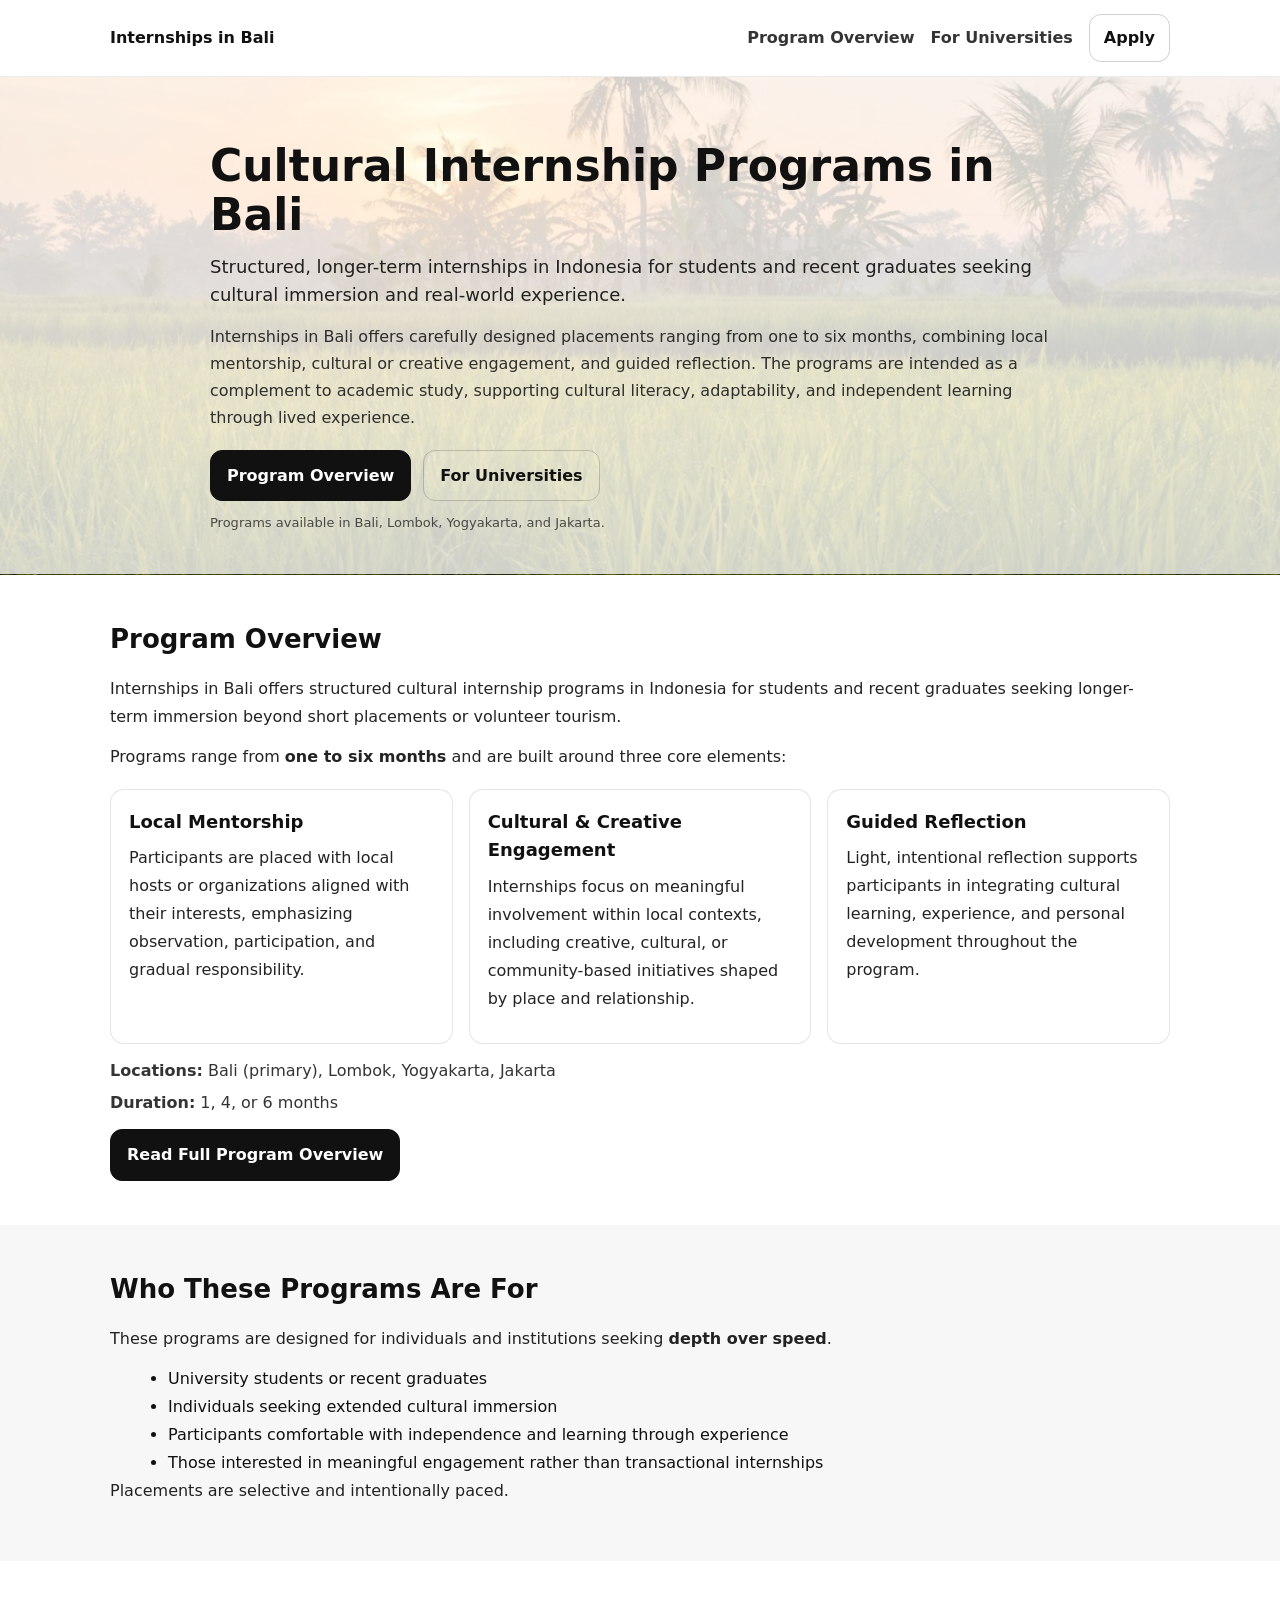
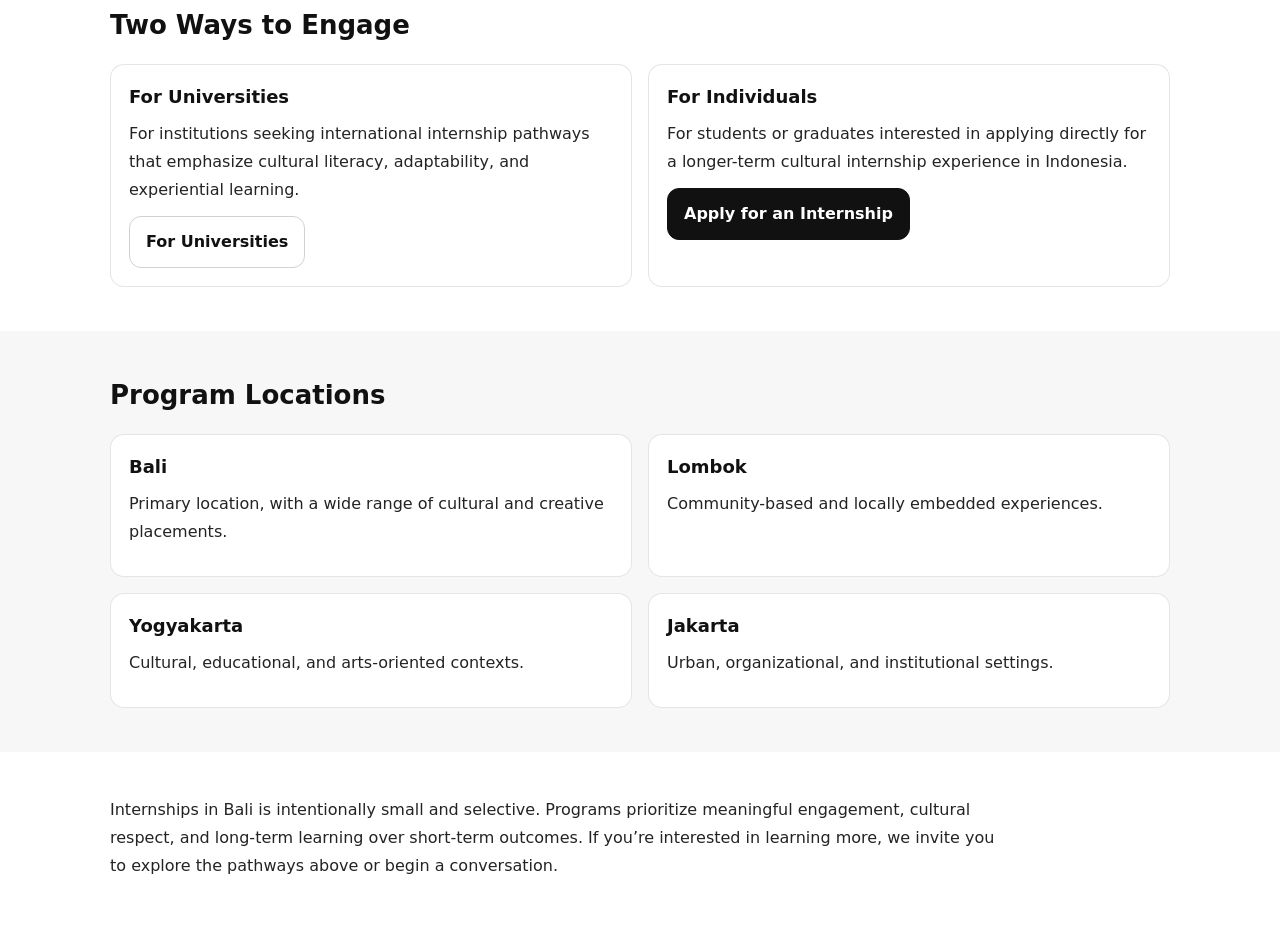
<file: index.html>
<!-- FILE: index.html
     Static HTML homepage for Internships in Bali
     Replace the links (program-overview.html, universities.html, apply.html) with your real filenames/paths.
-->
<!doctype html>
<html lang="en">
<head>
  <meta charset="utf-8" />
  <meta name="viewport" content="width=device-width, initial-scale=1" />
  <title>Internships in Bali</title>
  <meta name="description" content="Structured, longer-term cultural internships in Indonesia for students and recent graduates seeking cultural immersion and real-world experience." />

  <!-- CSS: adjust path if your css folder is different -->
  <link rel="stylesheet" href="static/css/site.css" />
</head>

<body>
     
<header class="iib-nav">
  <div class="iib-container iib-nav__inner">
    <a class="iib-nav__brand" href="index.html">Internships in Bali</a>

    <nav class="iib-nav__links">
      <a href="#program-overview">Program Overview</a>
      <a href="universities.html">For Universities</a>
      <a class="iib-nav__cta" href="apply.html">Apply</a>
    </nav>
  </div>
</header>
     
  <main class="iib-home">

    <!-- HERO / ABOVE THE FOLD -->
    <section class="iib-hero">
      <div class="iib-container iib-hero__inner">
        <h1 class="iib-hero__title">Cultural Internship Programs in Bali</h1>

        <p class="iib-hero__subtitle">
          Structured, longer-term internships in Indonesia for students and recent graduates seeking cultural immersion and real-world experience.
        </p>

        <p class="iib-hero__lead">
          Internships in Bali offers carefully designed placements ranging from one to six months, combining local mentorship,
          cultural or creative engagement, and guided reflection. The programs are intended as a complement to academic study,
          supporting cultural literacy, adaptability, and independent learning through lived experience.
        </p>

        <div class="iib-hero__cta">
        <a class="iib-btn iib-btn--primary" href="#program-overview">
         Program Overview
      </a>
      <a class="iib-btn iib-btn--secondary" href="universities.html">
        For Universities
      </a>
     </div>
           
        <p class="iib-hero__micro">
          Programs available in Bali, Lombok, Yogyakarta, and Jakarta.
        </p>
      </div>
    </section>

    <!-- PROGRAM OVERVIEW (HOMEPAGE PREVIEW) -->
    <section class="iib-section" id="program-overview">
  <div class="iib-container">
    <h2 class="iib-h2">Program Overview</h2>

        <p class="iib-p">
          Internships in Bali offers structured cultural internship programs in Indonesia for students and recent graduates seeking longer-term immersion
          beyond short placements or volunteer tourism.
        </p>

        <p class="iib-p">
          Programs range from <strong>one to six months</strong> and are built around three core elements:
        </p>

        <div class="iib-cards">
          <article class="iib-card">
            <h3 class="iib-h3">Local Mentorship</h3>
            <p class="iib-p">
              Participants are placed with local hosts or organizations aligned with their interests, emphasizing observation, participation,
              and gradual responsibility.
            </p>
          </article>

          <article class="iib-card">
            <h3 class="iib-h3">Cultural &amp; Creative Engagement</h3>
            <p class="iib-p">
              Internships focus on meaningful involvement within local contexts, including creative, cultural, or community-based initiatives shaped by place and relationship.
            </p>
          </article>

          <article class="iib-card">
            <h3 class="iib-h3">Guided Reflection</h3>
            <p class="iib-p">
              Light, intentional reflection supports participants in integrating cultural learning, experience, and personal development throughout the program.
            </p>
          </article>
        </div>

        <div class="iib-meta">
          <p class="iib-meta__line"><strong>Locations:</strong> Bali (primary), Lombok, Yogyakarta, Jakarta</p>
          <p class="iib-meta__line"><strong>Duration:</strong> 1, 4, or 6 months</p>
        </div>

        <div class="iib-actions">
          <a class="iib-btn iib-btn--primary" href="program-overview.html">Read Full Program Overview</a>
        </div>
      </div>
    </section>

    <!-- WHO THESE PROGRAMS ARE FOR -->
    <section class="iib-section iib-section--alt">
      <div class="iib-container">
        <h2 class="iib-h2">Who These Programs Are For</h2>

        <p class="iib-p">
          These programs are designed for individuals and institutions seeking <strong>depth over speed</strong>.
        </p>

        <ul class="iib-list">
          <li>University students or recent graduates</li>
          <li>Individuals seeking extended cultural immersion</li>
          <li>Participants comfortable with independence and learning through experience</li>
          <li>Those interested in meaningful engagement rather than transactional internships</li>
        </ul>

        <p class="iib-p">
          Placements are selective and intentionally paced.
        </p>
      </div>
    </section>

    <!-- TWO PATHWAYS -->
    <section class="iib-section">
      <div class="iib-container">
        <h2 class="iib-h2">Two Ways to Engage</h2>

        <div class="iib-split">
          <div class="iib-split__panel">
            <h3 class="iib-h3">For Universities</h3>
            <p class="iib-p">
              For institutions seeking international internship pathways that emphasize cultural literacy, adaptability, and experiential learning.
            </p>
            <a class="iib-btn iib-btn--secondary" href="universities.html">For Universities</a>
          </div>

          <div class="iib-split__panel">
            <h3 class="iib-h3">For Individuals</h3>
            <p class="iib-p">
              For students or graduates interested in applying directly for a longer-term cultural internship experience in Indonesia.
            </p>
            <a class="iib-btn iib-btn--primary" href="apply.html">Apply for an Internship</a>
          </div>
        </div>
      </div>
    </section>

    <!-- LOCATIONS SNAPSHOT -->
    <section class="iib-section iib-section--alt">
      <div class="iib-container">
        <h2 class="iib-h2">Program Locations</h2>

        <div class="iib-locations">
          <div class="iib-location">
            <h3 class="iib-h3">Bali</h3>
            <p class="iib-p">Primary location, with a wide range of cultural and creative placements.</p>
          </div>

          <div class="iib-location">
            <h3 class="iib-h3">Lombok</h3>
            <p class="iib-p">Community-based and locally embedded experiences.</p>
          </div>

          <div class="iib-location">
            <h3 class="iib-h3">Yogyakarta</h3>
            <p class="iib-p">Cultural, educational, and arts-oriented contexts.</p>
          </div>

          <div class="iib-location">
            <h3 class="iib-h3">Jakarta</h3>
            <p class="iib-p">Urban, organizational, and institutional settings.</p>
          </div>
        </div>
      </div>
    </section>

    <!-- CLOSING -->
    <section class="iib-section">
      <div class="iib-container">
        <p class="iib-p iib-closing">
          Internships in Bali is intentionally small and selective. Programs prioritize meaningful engagement, cultural respect,
          and long-term learning over short-term outcomes. If you’re interested in learning more, we invite you to explore the pathways above or begin a conversation.
        </p>
      </div>
    </section>

  </main>

</body>
</html>
</file>
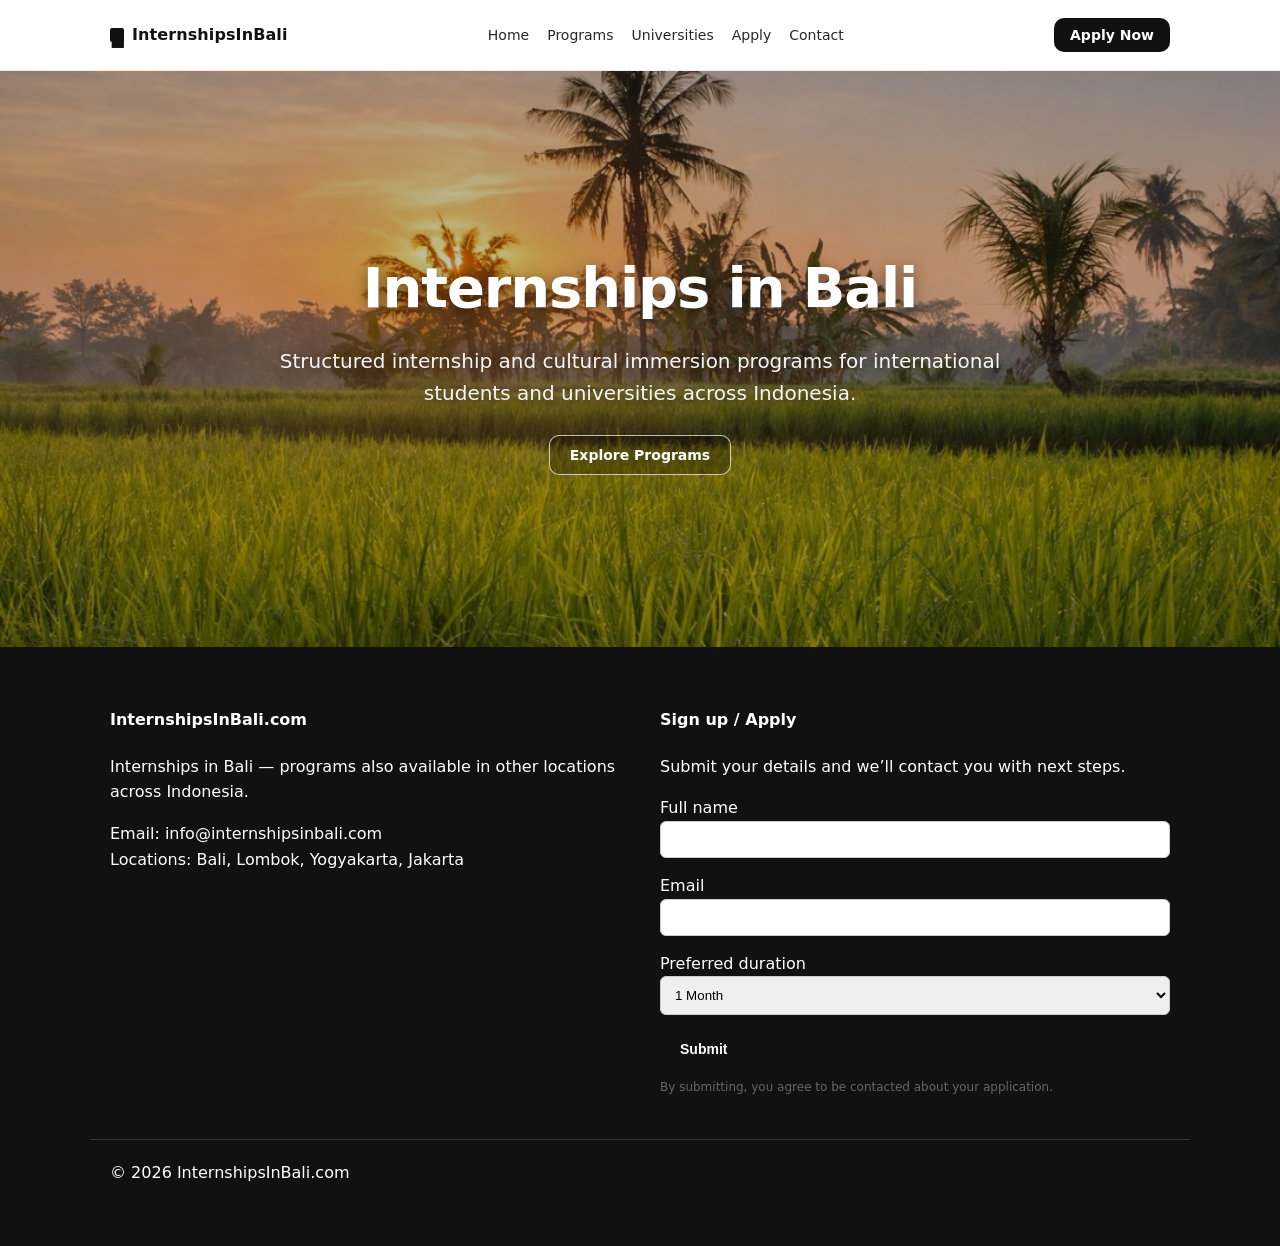
<file: templates/index.html>
<!doctype html>
<html lang="en">
<head>
  <meta charset="utf-8" />
  <meta name="viewport" content="width=device-width,initial-scale=1" />
  <title>Internships in Bali</title>
  <meta name="description" content="{{ description or 'Structured internship and cultural immersion programs in Bali and across Indonesia.' }}" />
  <link rel="stylesheet" href="/static/css/site.css">
</head>
<body>

  <header class="site-header">
    <div class="container header-inner">
      <a class="brand" href="index.html">
        <span class="brand-mark">■</span>
        <span class="brand-text">InternshipsInBali</span>
      </a>

      <nav class="nav">
        <a href="index.html">Home</a>
        <a href="programs.html">Programs</a>
        <a href="universities.html">Universities</a>
        <a href="apply.html">Apply</a>
        <a href="#contact">Contact</a>
      </nav>

     <div class="nav-cta">
        <a class="btn btn-primary" href="apply.html">Apply Now</a>
     </div>
  </header>

  <main>
  <section class="hero">
  <div class="hero-content container">
    <h1>Internships in Bali</h1>

    <p class="lead">
      Structured internship and cultural immersion programs for international
      students and universities across Indonesia.
    </p>

    <div class="hero-actions">
      <a class="btn btn-ghost" href="programs.html">Explore Programs</a>
    </div>
  </div>
</section>
    
 </main>

  <footer class="site-footer" id="contact">
    <div class="container footer-grid">
      <div>
        <h4>InternshipsInBali.com</h4>
        <p class="muted">
          Internships in Bali — programs also available in other locations across Indonesia.
        </p>
        <p class="muted">
          Email: <a href="mailto:info@internshipsinbali.com">info@internshipsinbali.com</a><br/>
          Locations: Bali, Lombok, Yogyakarta, Jakarta
        </p>
      </div>

      <div>
        <h4>Sign up / Apply</h4>
        <p class="muted">Submit your details and we’ll contact you with next steps.</p>

        <!-- Site-wide signup form (appears on every page) -->
        <form class="form" method="post" action="{{ url_for('apply') }}">
          <div class="form-row">
            <label>Full name</label>
            <input name="full_name" type="text" required />
          </div>
          <div class="form-row">
            <label>Email</label>
            <input name="email" type="email" required />
          </div>
          <div class="form-row">
            <label>Preferred duration</label>
            <select name="duration">
              <option value="1-month">1 Month</option>
              <option value="4-months">4 Months</option>
              <option value="6-months">6 Months</option>
            </select>
          </div>
          <button class="btn btn-primary" type="submit">Submit</button>
          <p class="fineprint">By submitting, you agree to be contacted about your application.</p>
        </form>
      </div>
    </div>

    <div class="container footer-bottom">
      <span class="muted">© 2026 InternshipsInBali.com
    </div>
  </footer>

</body>
</html>
</file>
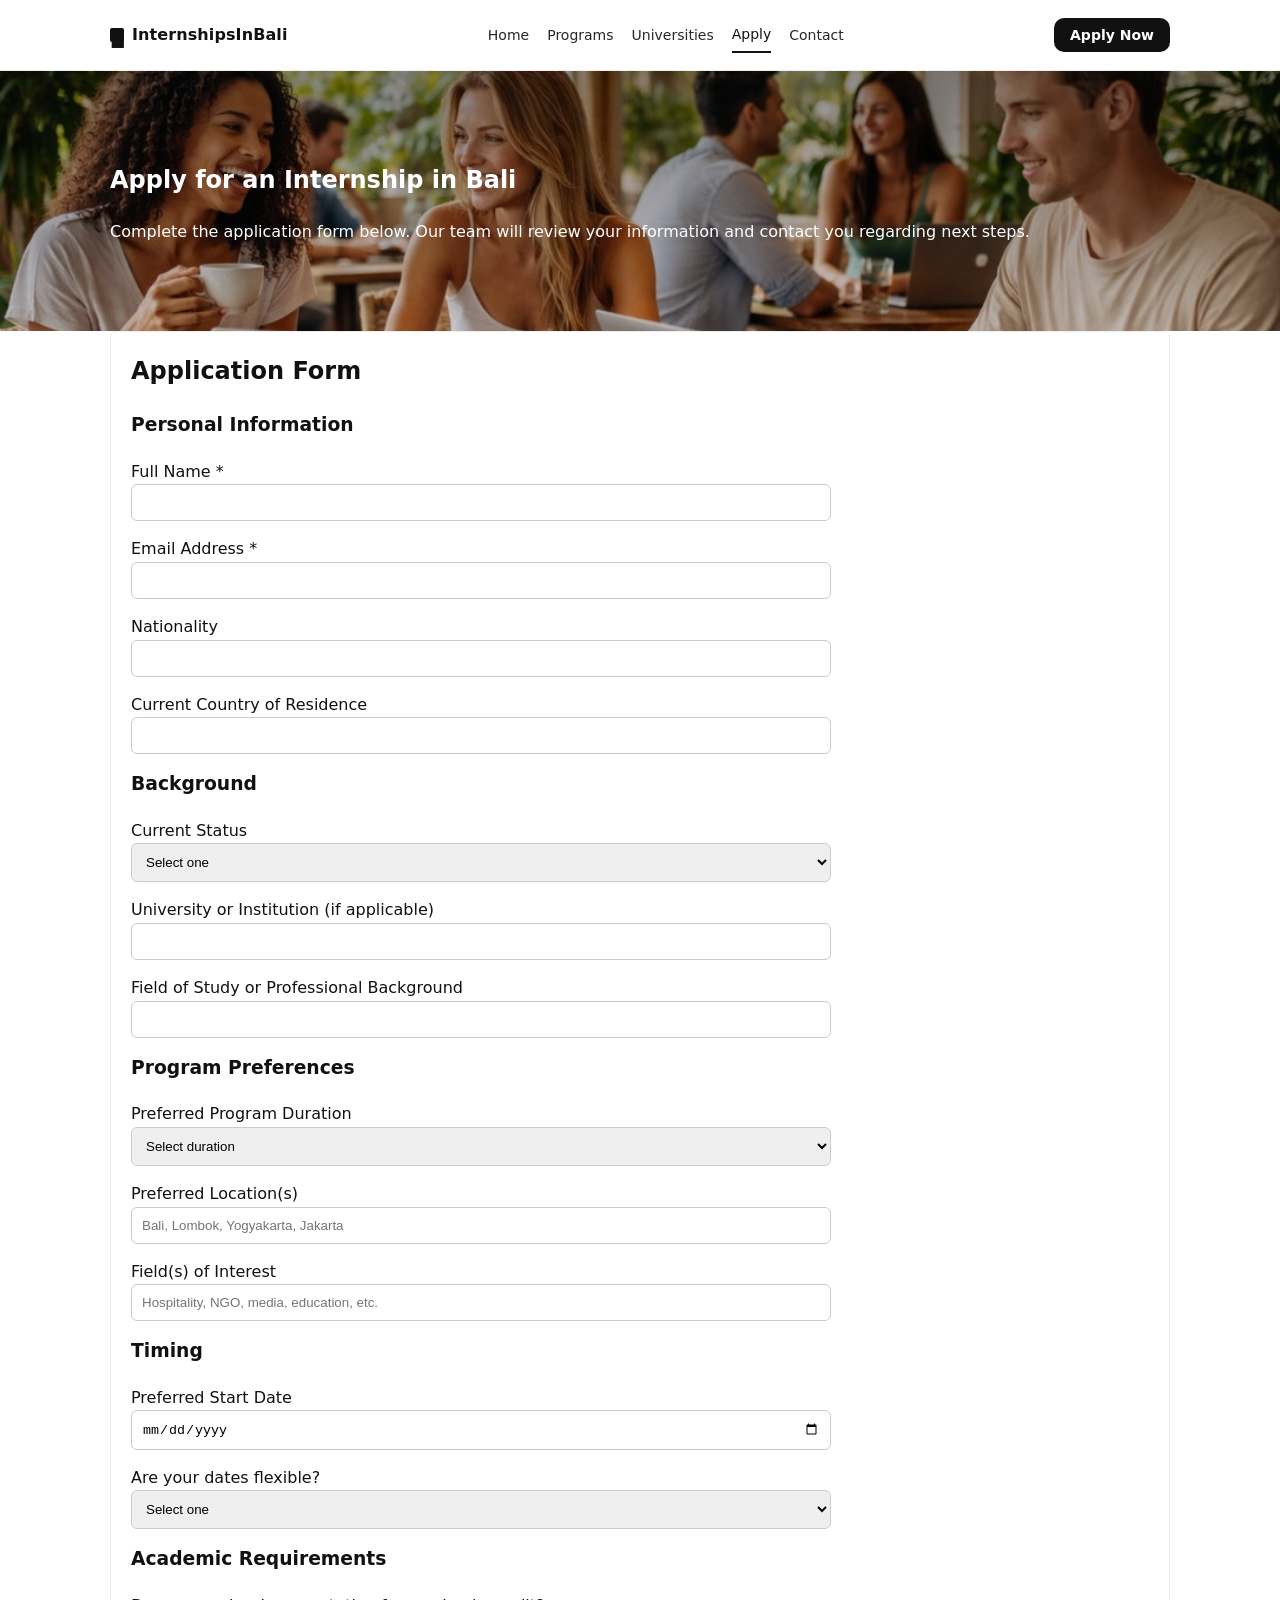
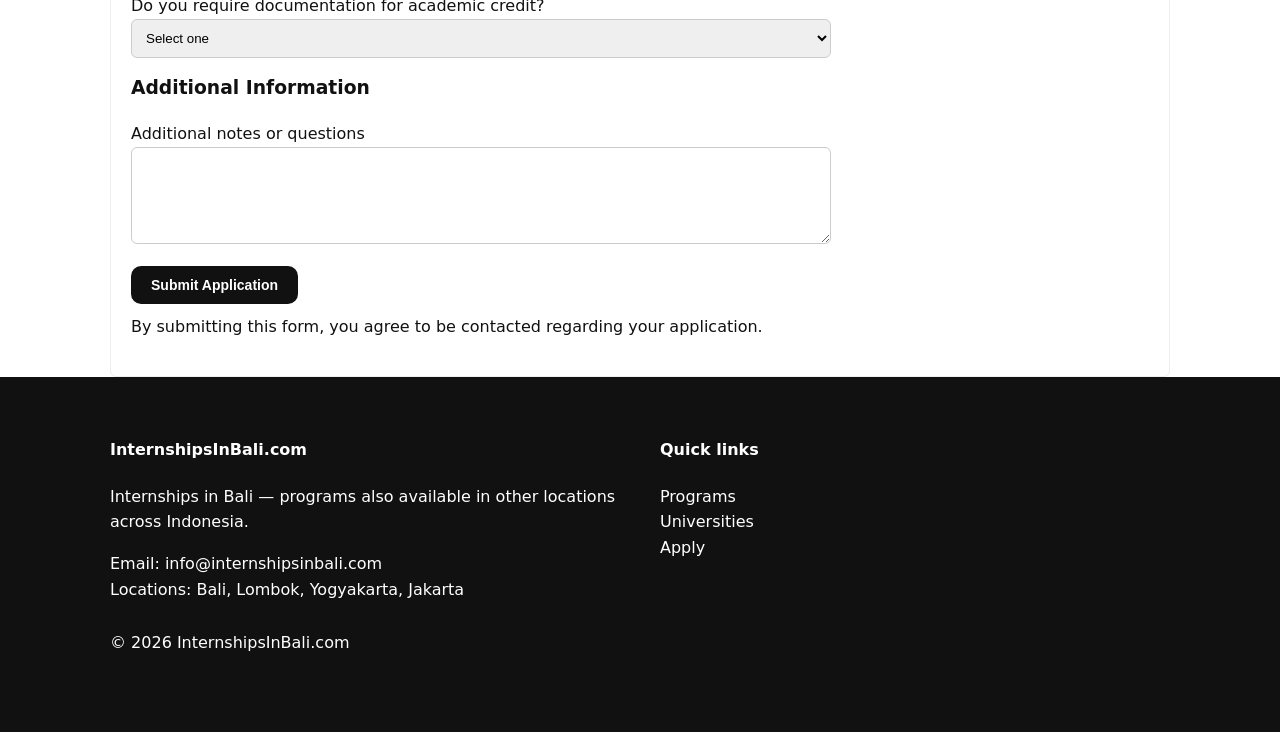
<file: apply.html>
<!doctype html>
<html lang="en">
<head>
  <meta charset="utf-8" />
  <meta name="viewport" content="width=device-width, initial-scale=1" />
  <title>Apply — Internships in Bali</title>
  <meta name="description" content="Apply for an internship or immersion program in Bali and across Indonesia." />
  <link rel="stylesheet" href="/static/css/site.css">
</head>

<body class="apply">
  <header class="site-header">
    <div class="container header-inner">
      <a class="brand" href="index.html">
        <span class="brand-mark">■</span>
        <span class="brand-text">InternshipsInBali</span>
      </a>

      <nav class="nav">
        <a href="index.html">Home</a>
        <a href="programs.html">Programs</a>
        <a href="universities.html">Universities</a>
        <a class="active" href="apply.html">Apply</a>
        <a href="#contact">Contact</a>
      </nav>

      <div class="nav-cta">
        <a class="btn btn-primary" href="apply.html">Apply Now</a>
      </div>
    </div>
  </header>

  <!-- HERO -->
  <section class="page-head apply-hero">
    <div class="container">
      <h1>Apply for an Internship in Bali</h1>
      <p class="lead">
        Complete the application form below. Our team will review your information and contact you regarding next steps.
      </p>
    </div>
  </section>

  <main class="container">
    <section class="card">
      <h2 style="margin-top:0;">Application Form</h2>

      <!-- Static form placeholder. Connect later (Formspree/Tally/etc). -->
      <form class="form form-wide" method="post" action="#">
        <!-- BASIC INFORMATION -->
        <h3>Personal Information</h3>

        <div class="form-row">
          <label>Full Name *</label>
          <input type="text" name="full_name" required>
        </div>

        <div class="form-row">
          <label>Email Address *</label>
          <input type="email" name="email" required>
        </div>

        <div class="form-row">
          <label>Nationality</label>
          <input type="text" name="nationality">
        </div>

        <div class="form-row">
          <label>Current Country of Residence</label>
          <input type="text" name="residence_country">
        </div>

        <!-- BACKGROUND -->
        <h3>Background</h3>

        <div class="form-row">
          <label>Current Status</label>
          <select name="status">
            <option value="">Select one</option>
            <option value="student">University Student</option>
            <option value="graduate">Recent Graduate</option>
            <option value="gap_year">Gap Year</option>
            <option value="career_change">Career Transition</option>
            <option value="other">Other</option>
          </select>
        </div>

        <div class="form-row">
          <label>University or Institution (if applicable)</label>
          <input type="text" name="institution">
        </div>

        <div class="form-row">
          <label>Field of Study or Professional Background</label>
          <input type="text" name="background">
        </div>

        <!-- PROGRAM INTEREST -->
        <h3>Program Preferences</h3>

        <div class="form-row">
          <label>Preferred Program Duration</label>
          <select name="duration">
            <option value="">Select duration</option>
            <option value="1_month">1 Month</option>
            <option value="4_months">4 Months</option>
            <option value="6_months">6 Months</option>
          </select>
        </div>

        <div class="form-row">
          <label>Preferred Location(s)</label>
          <input type="text" name="location" placeholder="Bali, Lombok, Yogyakarta, Jakarta">
        </div>

        <div class="form-row">
          <label>Field(s) of Interest</label>
          <input type="text" name="fields" placeholder="Hospitality, NGO, media, education, etc.">
        </div>

        <!-- TIMING -->
        <h3>Timing</h3>

        <div class="form-row">
          <label>Preferred Start Date</label>
          <input type="date" name="start_date">
        </div>

        <div class="form-row">
          <label>Are your dates flexible?</label>
          <select name="flexible">
            <option value="">Select one</option>
            <option value="yes">Yes</option>
            <option value="no">No</option>
          </select>
        </div>

        <!-- ACADEMIC REQUIREMENTS -->
        <h3>Academic Requirements</h3>

        <div class="form-row">
          <label>Do you require documentation for academic credit?</label>
          <select name="academic_credit">
            <option value="">Select one</option>
            <option value="yes">Yes</option>
            <option value="no">No</option>
          </select>
        </div>

        <!-- ADDITIONAL -->
        <h3>Additional Information</h3>

        <div class="form-row">
          <label>Additional notes or questions</label>
          <textarea name="notes" rows="5"></textarea>
        </div>

        <button class="btn btn-primary" type="submit">Submit Application</button>
        <p class="muted" style="margin-top:10px;">
          By submitting this form, you agree to be contacted regarding your application.
        </p>
      </form>
    </section>
  </main>

  <footer class="site-footer" id="contact">
    <div class="container footer-grid">
      <div>
        <h4>InternshipsInBali.com</h4>
        <p class="muted">Internships in Bali — programs also available in other locations across Indonesia.</p>
        <p class="muted">
          Email: <a href="mailto:info@internshipsinbali.com">info@internshipsinbali.com</a><br/>
          Locations: Bali, Lombok, Yogyakarta, Jakarta
        </p>
      </div>

      <div>
        <h4>Quick links</h4>
        <p class="muted">
          <a href="programs.html">Programs</a><br/>
          <a href="universities.html">Universities</a><br/>
          <a href="apply.html">Apply</a>
        </p>
      </div>
    </div>

    <div class="container" style="padding-top: 12px;">
      <p class="muted">© 2026 InternshipsInBali.com</p>
    </div>
  </footer>
</body>
</html>
</file>
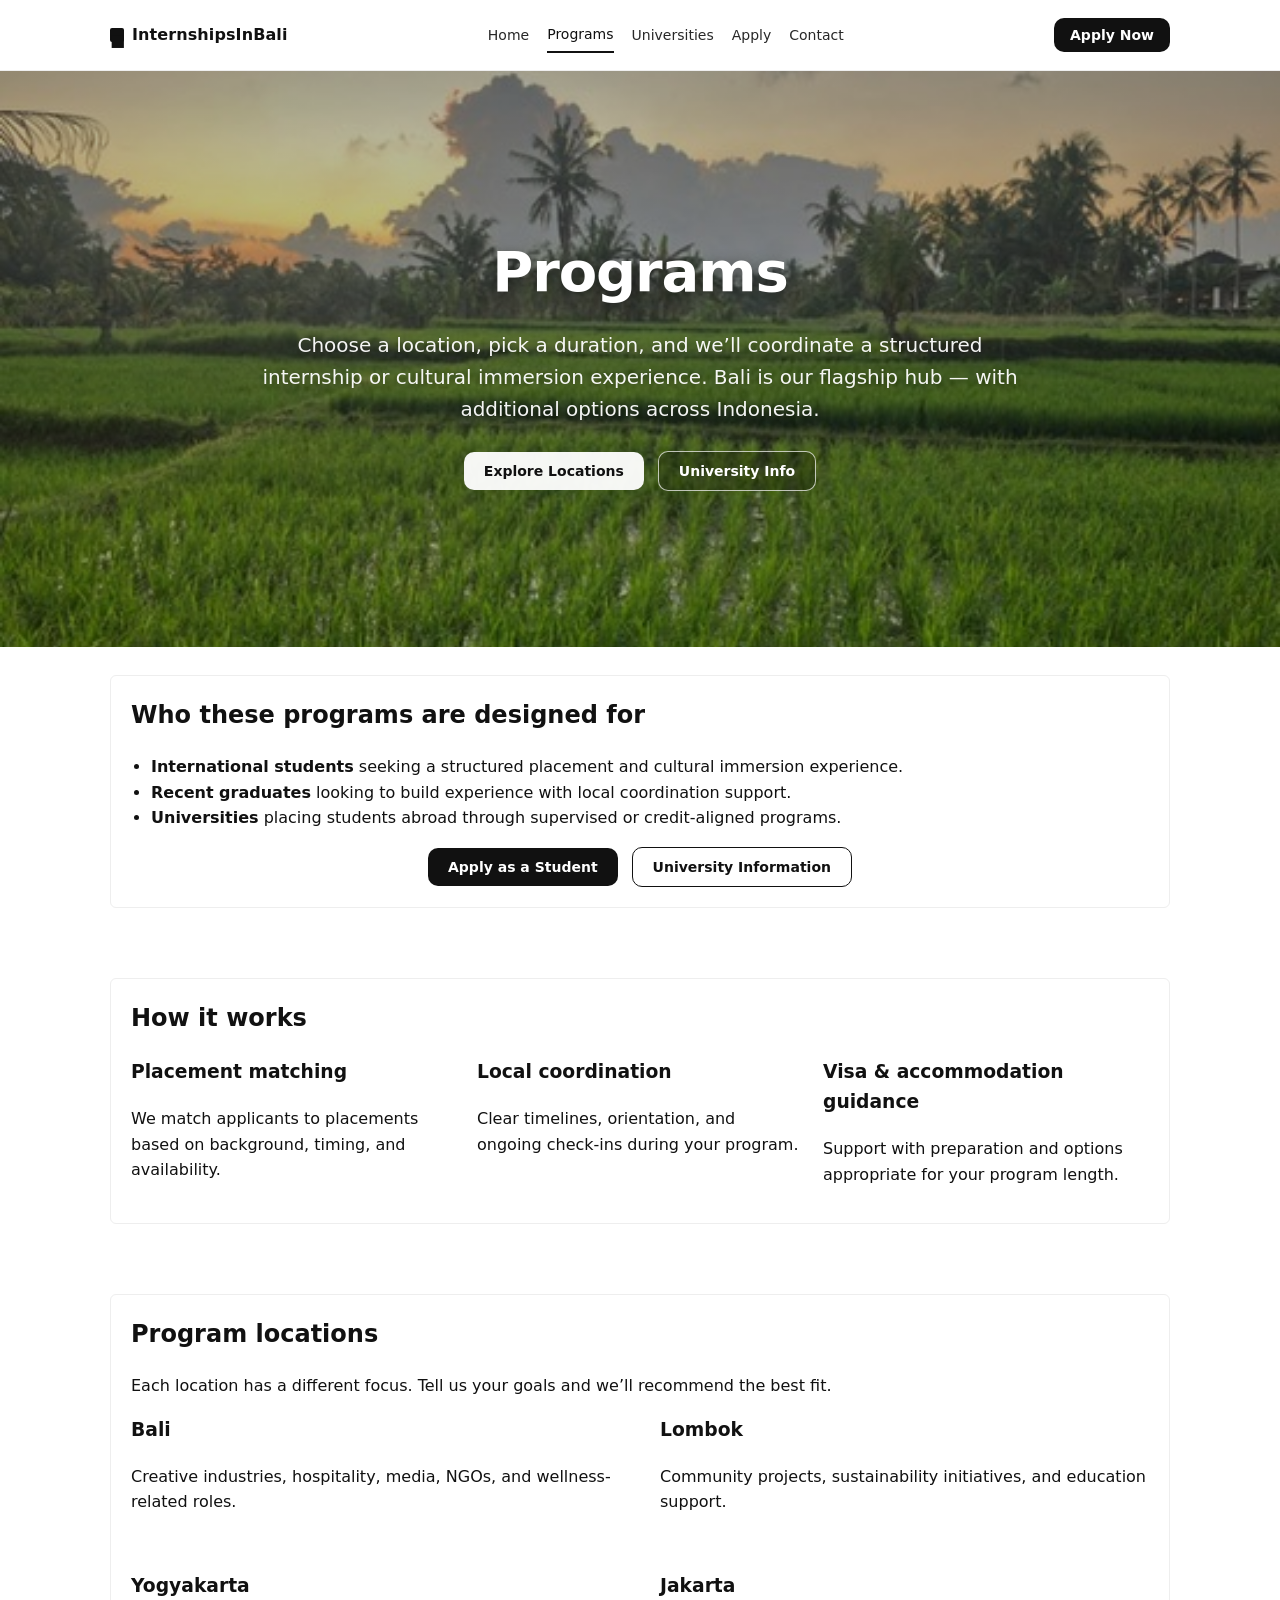
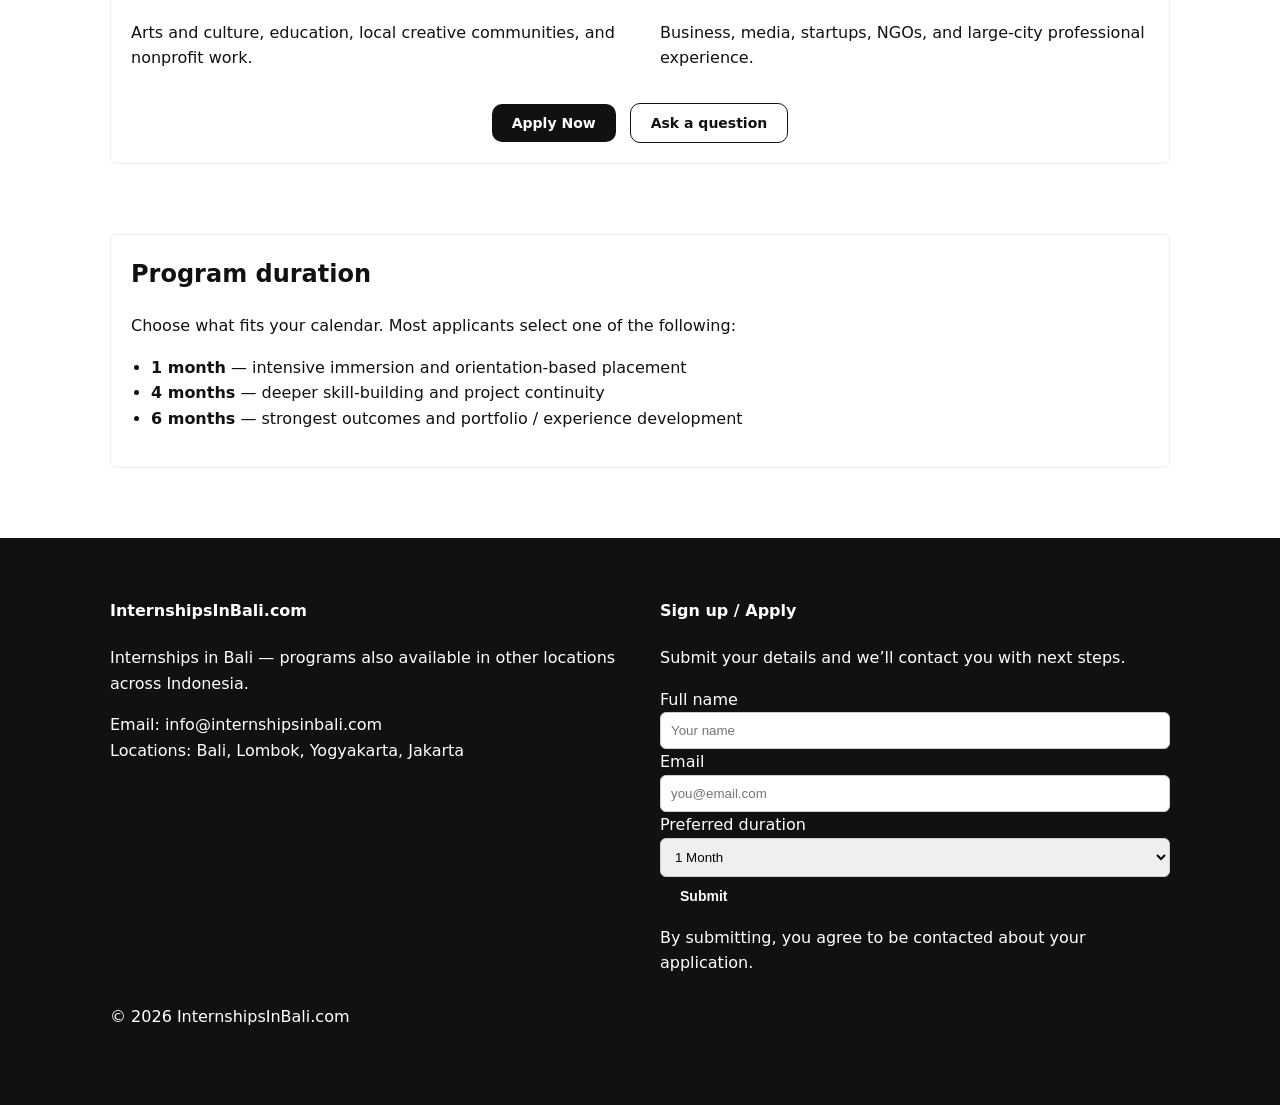
<file: programs.html>
<!doctype html>
<html lang="en">
<head>
  <meta charset="utf-8" />
  <meta name="viewport" content="width=device-width, initial-scale=1" />
  <title>Programs — Internships in Bali</title>
  <meta name="description" content="Choose a location, pick a duration, and we’ll coordinate a structured internship or cultural immersion experience across Indonesia." />
  <link rel="stylesheet" href="/static/css/site.css">
</head>

<body>
  <header class="site-header">
    <div class="container header-inner">
      <a class="brand" href="index.html">
        <span class="brand-mark">■</span>
        <span class="brand-text">InternshipsInBali</span>
      </a>

      <nav class="nav">
        <a href="index.html">Home</a>
        <a class="active" href="programs.html">Programs</a>
        <a href="universities.html">Universities</a>
        <a href="apply.html">Apply</a>
        <a href="#contact">Contact</a>
      </nav>

      <div class="nav-cta">
        <a class="btn btn-primary" href="apply.html">Apply Now</a>
      </div>
    </div>
  </header>

  <!-- HERO (Full width, centered, consistent with Home) -->
  <section class="hero hero-programs">
    <div class="hero-content container">
      <h1>Programs</h1>
      <p class="lead">
        Choose a location, pick a duration, and we’ll coordinate a structured internship or cultural immersion experience.
        Bali is our flagship hub — with additional options across Indonesia.
      </p>

      <div class="hero-actions">
        <a class="btn btn-primary" href="#locations">Explore Locations</a>
        <a class="btn btn-ghost" href="universities.html">University Info</a>
      </div>
    </div>
  </section>

  <main class="container">
    <!-- Audience -->
    <section class="section" style="padding-top: 28px;">
      <div class="card">
        <h2>Who these programs are designed for</h2>
        <ul class="bullets">
          <li><strong>International students</strong> seeking a structured placement and cultural immersion experience.</li>
          <li><strong>Recent graduates</strong> looking to build experience with local coordination support.</li>
          <li><strong>Universities</strong> placing students abroad through supervised or credit-aligned programs.</li>
        </ul>

        <div class="hero-actions" style="margin-top: 14px;">
          <a class="btn btn-primary" href="apply.html">Apply as a Student</a>
          <a class="btn btn-ghost" href="universities.html">University Information</a>
        </div>
      </div>
    </section>

    <!-- Program overview -->
    <section class="section" style="padding-top: 0;">
      <div class="card">
        <h2>How it works</h2>

        <div class="grid2" style="grid-template-columns: repeat(3, 1fr); gap: 20px;">
          <div>
            <h3>Placement matching</h3>
            <p class="muted">We match applicants to placements based on background, timing, and availability.</p>
          </div>

          <div>
            <h3>Local coordination</h3>
            <p class="muted">Clear timelines, orientation, and ongoing check-ins during your program.</p>
          </div>

          <div>
            <h3>Visa & accommodation guidance</h3>
            <p class="muted">Support with preparation and options appropriate for your program length.</p>
          </div>
        </div>
      </div>
    </section>

    <!-- Locations -->
    <section class="section" id="locations" style="padding-top: 0;">
      <div class="card">
        <h2>Program locations</h2>
        <p class="muted">Each location has a different focus. Tell us your goals and we’ll recommend the best fit.</p>

        <div class="grid2" style="margin-top: 16px;">
          <div class="location">
            <h3>Bali</h3>
            <p class="muted">Creative industries, hospitality, media, NGOs, and wellness-related roles.</p>
          </div>

          <div class="location">
            <h3>Lombok</h3>
            <p class="muted">Community projects, sustainability initiatives, and education support.</p>
          </div>

          <div class="location">
            <h3>Yogyakarta</h3>
            <p class="muted">Arts and culture, education, local creative communities, and nonprofit work.</p>
          </div>

          <div class="location">
            <h3>Jakarta</h3>
            <p class="muted">Business, media, startups, NGOs, and large-city professional experience.</p>
          </div>
        </div>

        <div class="hero-actions" style="margin-top: 16px;">
          <a class="btn btn-primary" href="apply.html">Apply Now</a>
          <a class="btn btn-ghost" href="#contact">Ask a question</a>
        </div>
      </div>
    </section>

    <!-- Durations -->
    <section class="section" style="padding-top: 0;">
      <div class="card">
        <h2>Program duration</h2>
        <p class="muted">Choose what fits your calendar. Most applicants select one of the following:</p>

        <ul class="bullets">
          <li><strong>1 month</strong> — intensive immersion and orientation-based placement</li>
          <li><strong>4 months</strong> — deeper skill-building and project continuity</li>
          <li><strong>6 months</strong> — strongest outcomes and portfolio / experience development</li>
        </ul>
      </div>
    </section>
  </main>

  <footer class="site-footer" id="contact">
    <div class="container footer-grid">
      <div>
        <h4>InternshipsInBali.com</h4>
        <p class="muted">Internships in Bali — programs also available in other locations across Indonesia.</p>
        <p class="muted">
          Email: <a href="mailto:info@internshipsinbali.com">info@internshipsinbali.com</a><br/>
          Locations: Bali, Lombok, Yogyakarta, Jakarta
        </p>
      </div>

      <div>
        <h4>Sign up / Apply</h4>
        <p class="muted">Submit your details and we’ll contact you with next steps.</p>

        <form class="form" action="#" method="post">
          <label>
            Full name
            <input type="text" name="name" placeholder="Your name" />
          </label>

          <label>
            Email
            <input type="email" name="email" placeholder="you@email.com" />
          </label>

          <label>
            Preferred duration
            <select name="duration">
              <option>1 Month</option>
              <option>4 Months</option>
              <option>6 Months</option>
            </select>
          </label>

          <button type="submit" class="btn btn-primary">Submit</button>
          <p class="muted" style="margin-top:10px;">By submitting, you agree to be contacted about your application.</p>
        </form>
      </div>
    </div>

    <div class="container" style="padding-top: 12px;">
      <p class="muted">© 2026 InternshipsInBali.com</p>
    </div>
  </footer>
</body>
</html>
</file>
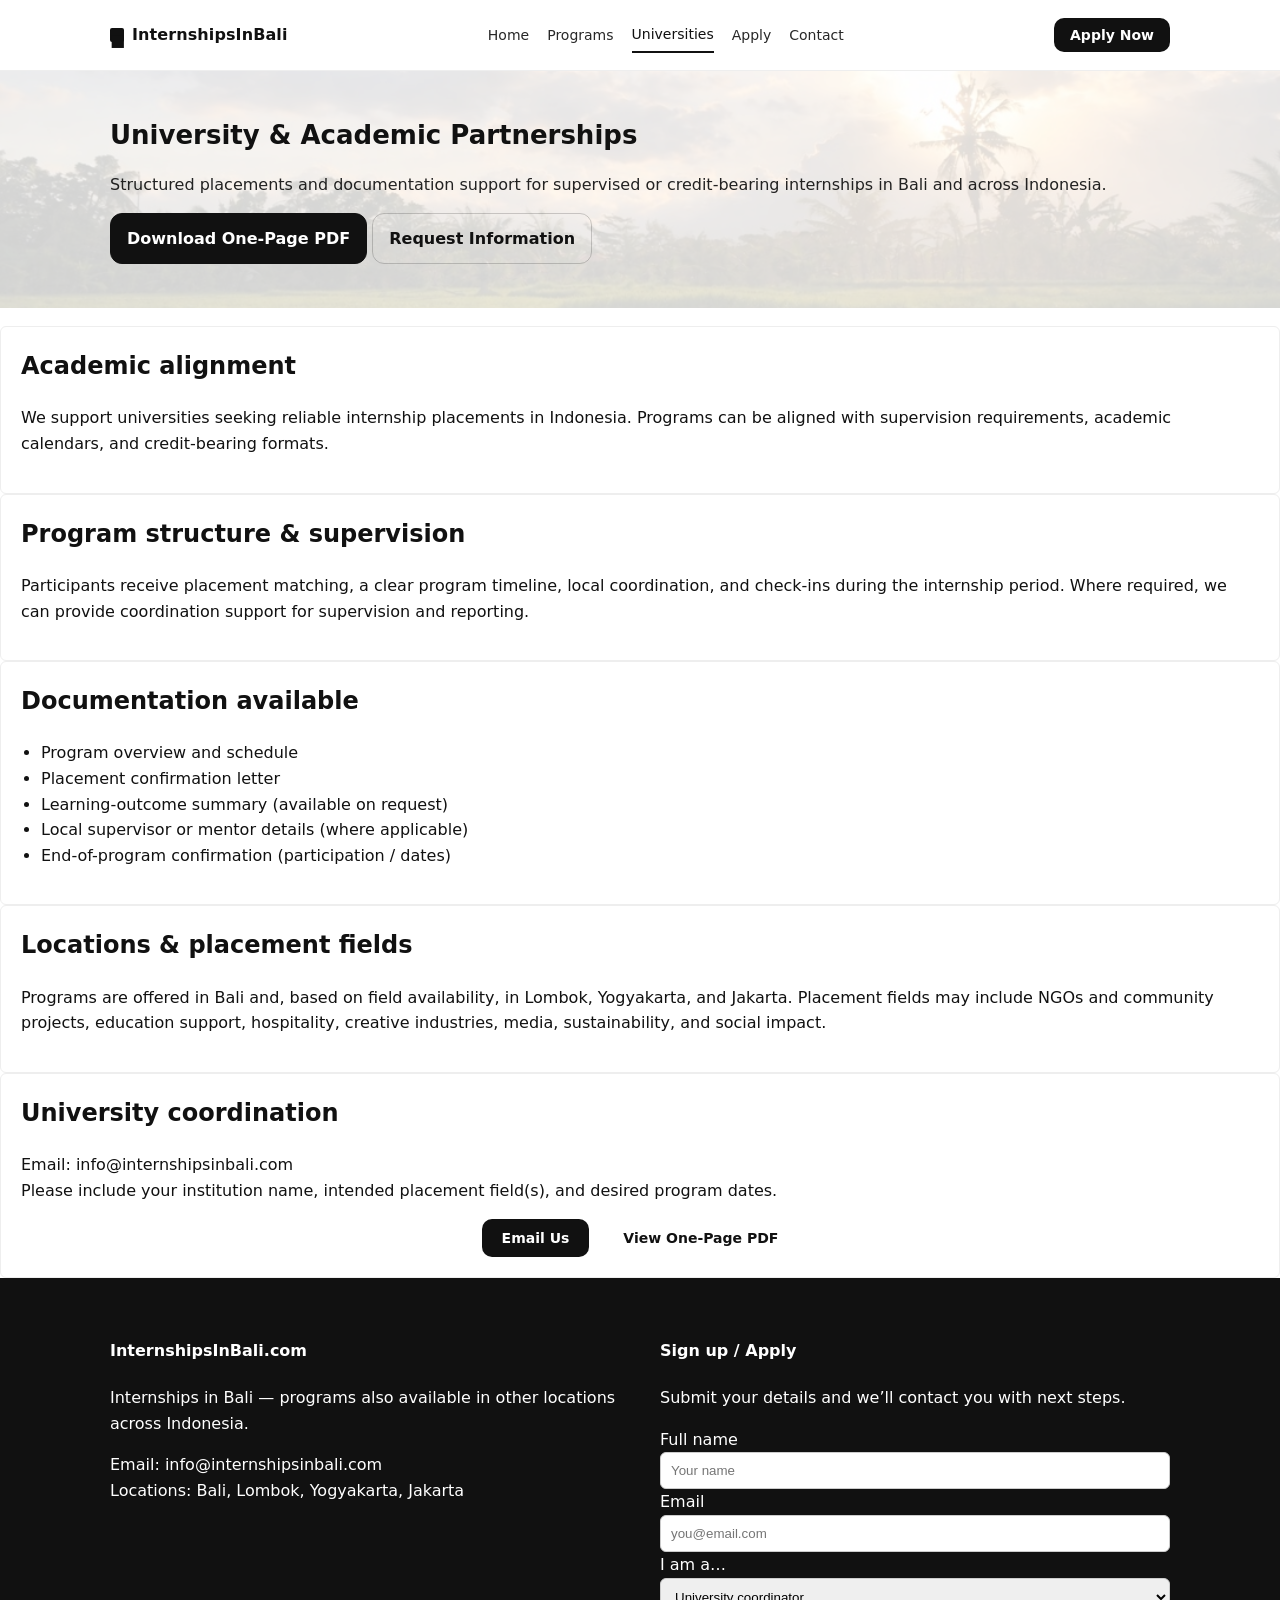
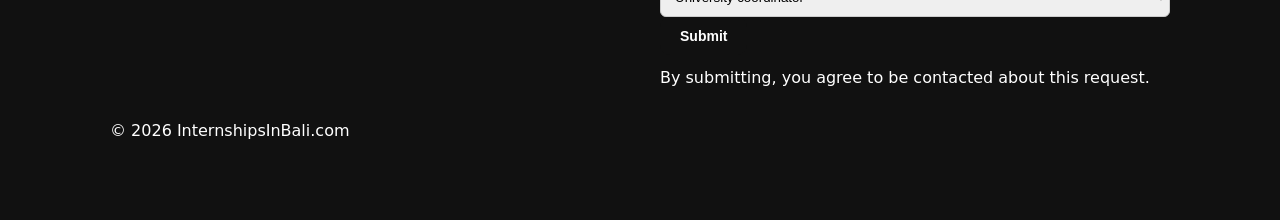
<file: universities.html>
<!doctype html>
<html lang="en">
<head>
  <meta charset="utf-8" />
  <meta name="viewport" content="width=device-width, initial-scale=1" />
  <title>Universities — Internships in Bali</title>
  <meta name="description" content="Structured placements and documentation support for supervised or credit-bearing internships in Bali and across Indonesia." />
  <link rel="stylesheet" href="/static/css/site.css">
</head>

<body class="universities">
  <header class="site-header">
    <div class="container header-inner">
      <a class="brand" href="index.html">
        <span class="brand-mark">■</span>
        <span class="brand-text">InternshipsInBali</span>
      </a>

      <nav class="nav">
        <a href="index.html">Home</a>
        <a href="programs.html">Programs</a>
        <a class="active" href="universities.html">Universities</a>
        <a href="apply.html">Apply</a>
        <a href="#contact">Contact</a>
      </nav>

      <div class="nav-cta">
        <a class="btn btn-primary" href="apply.html">Apply Now</a>
      </div>
    </div>
  </header>

 <main class="iib-home">

  <!-- Universities Hero -->
  <section class="iib-section iib-light-bg">
    <div class="iib-container">
      <h1 class="iib-h2">University & Academic Partnerships</h1>

      <p class="iib-p">
        Structured placements and documentation support for supervised or credit-bearing
        internships in Bali and across Indonesia.
      </p>

      <div class="iib-actions">
        <a class="iib-btn iib-btn--primary"
           href="/static/pdf/InternshipsInBali_Universities_OnePage.pdf"
           target="_blank"
           rel="noopener">
          Download One-Page PDF
        </a>

        <a class="iib-btn iib-btn--secondary" href="#request">
          Request Information
        </a>
      </div>
    </div>
  </section>

    <!-- Main content -->
    <section class="card" style="margin-top: 18px;">
      <h2 style="margin-top:0;">Academic alignment</h2>
      <p class="muted">
        We support universities seeking reliable internship placements in Indonesia. Programs can be aligned
        with supervision requirements, academic calendars, and credit-bearing formats.
      </p>
    </section>

    <section class="card">
      <h2 style="margin-top:0;">Program structure & supervision</h2>
      <p class="muted">
        Participants receive placement matching, a clear program timeline, local coordination, and check-ins
        during the internship period. Where required, we can provide coordination support for supervision and reporting.
      </p>
    </section>

    <section class="card">
      <h2 style="margin-top:0;">Documentation available</h2>
      <ul class="bullets">
        <li>Program overview and schedule</li>
        <li>Placement confirmation letter</li>
        <li>Learning-outcome summary (available on request)</li>
        <li>Local supervisor or mentor details (where applicable)</li>
        <li>End-of-program confirmation (participation / dates)</li>
      </ul>
    </section>

    <section class="card">
      <h2 style="margin-top:0;">Locations & placement fields</h2>
      <p class="muted">
        Programs are offered in Bali and, based on field availability, in Lombok, Yogyakarta, and Jakarta.
        Placement fields may include NGOs and community projects, education support, hospitality, creative industries,
        media, sustainability, and social impact.
      </p>
    </section>

    <section class="card" id="request">
      <h2 style="margin-top:0;">University coordination</h2>
      <p class="muted">
        Email: <a href="mailto:info@internshipsinbali.com">info@internshipsinbali.com</a><br/>
        Please include your institution name, intended placement field(s), and desired program dates.
      </p>

      <div class="hero-actions" style="margin-top: 14px;">
        <a class="btn btn-primary" href="mailto:info@internshipsinbali.com?subject=University%20Partnership%20Request%20—%20InternshipsInBali">
          Email Us
        </a>
        <a class="btn"
   href="/static/pdf/InternshipsInBali_Universities_OnePage.pdf"
    target="_blank"
     rel="noopener">
   View One-Page PDF
  </a>
      </div>
    </section>
  </main>

  <footer class="site-footer" id="contact">
    <div class="container footer-grid">
      <div>
        <h4>InternshipsInBali.com</h4>
        <p class="muted">Internships in Bali — programs also available in other locations across Indonesia.</p>
        <p class="muted">
          Email: <a href="mailto:info@internshipsinbali.com">info@internshipsinbali.com</a><br/>
          Locations: Bali, Lombok, Yogyakarta, Jakarta
        </p>
      </div>

      <div>
        <h4>Sign up / Apply</h4>
        <p class="muted">Submit your details and we’ll contact you with next steps.</p>

        <form class="form" action="#" method="post">
          <label>
            Full name
            <input type="text" name="name" placeholder="Your name" />
          </label>

          <label>
            Email
            <input type="email" name="email" placeholder="you@email.com" />
          </label>

          <label>
            I am a…
            <select name="type">
              <option>University coordinator</option>
              <option>Faculty / supervisor</option>
              <option>Student services / careers office</option>
              <option>Other</option>
            </select>
          </label>

          <button type="submit" class="btn btn-primary">Submit</button>
          <p class="muted" style="margin-top:10px;">By submitting, you agree to be contacted about this request.</p>
        </form>
      </div>
    </div>

    <div class="container" style="padding-top: 12px;">
      <p class="muted">© 2026 InternshipsInBali.com</p>
    </div>
  </footer>
</body>
</html>
</file>
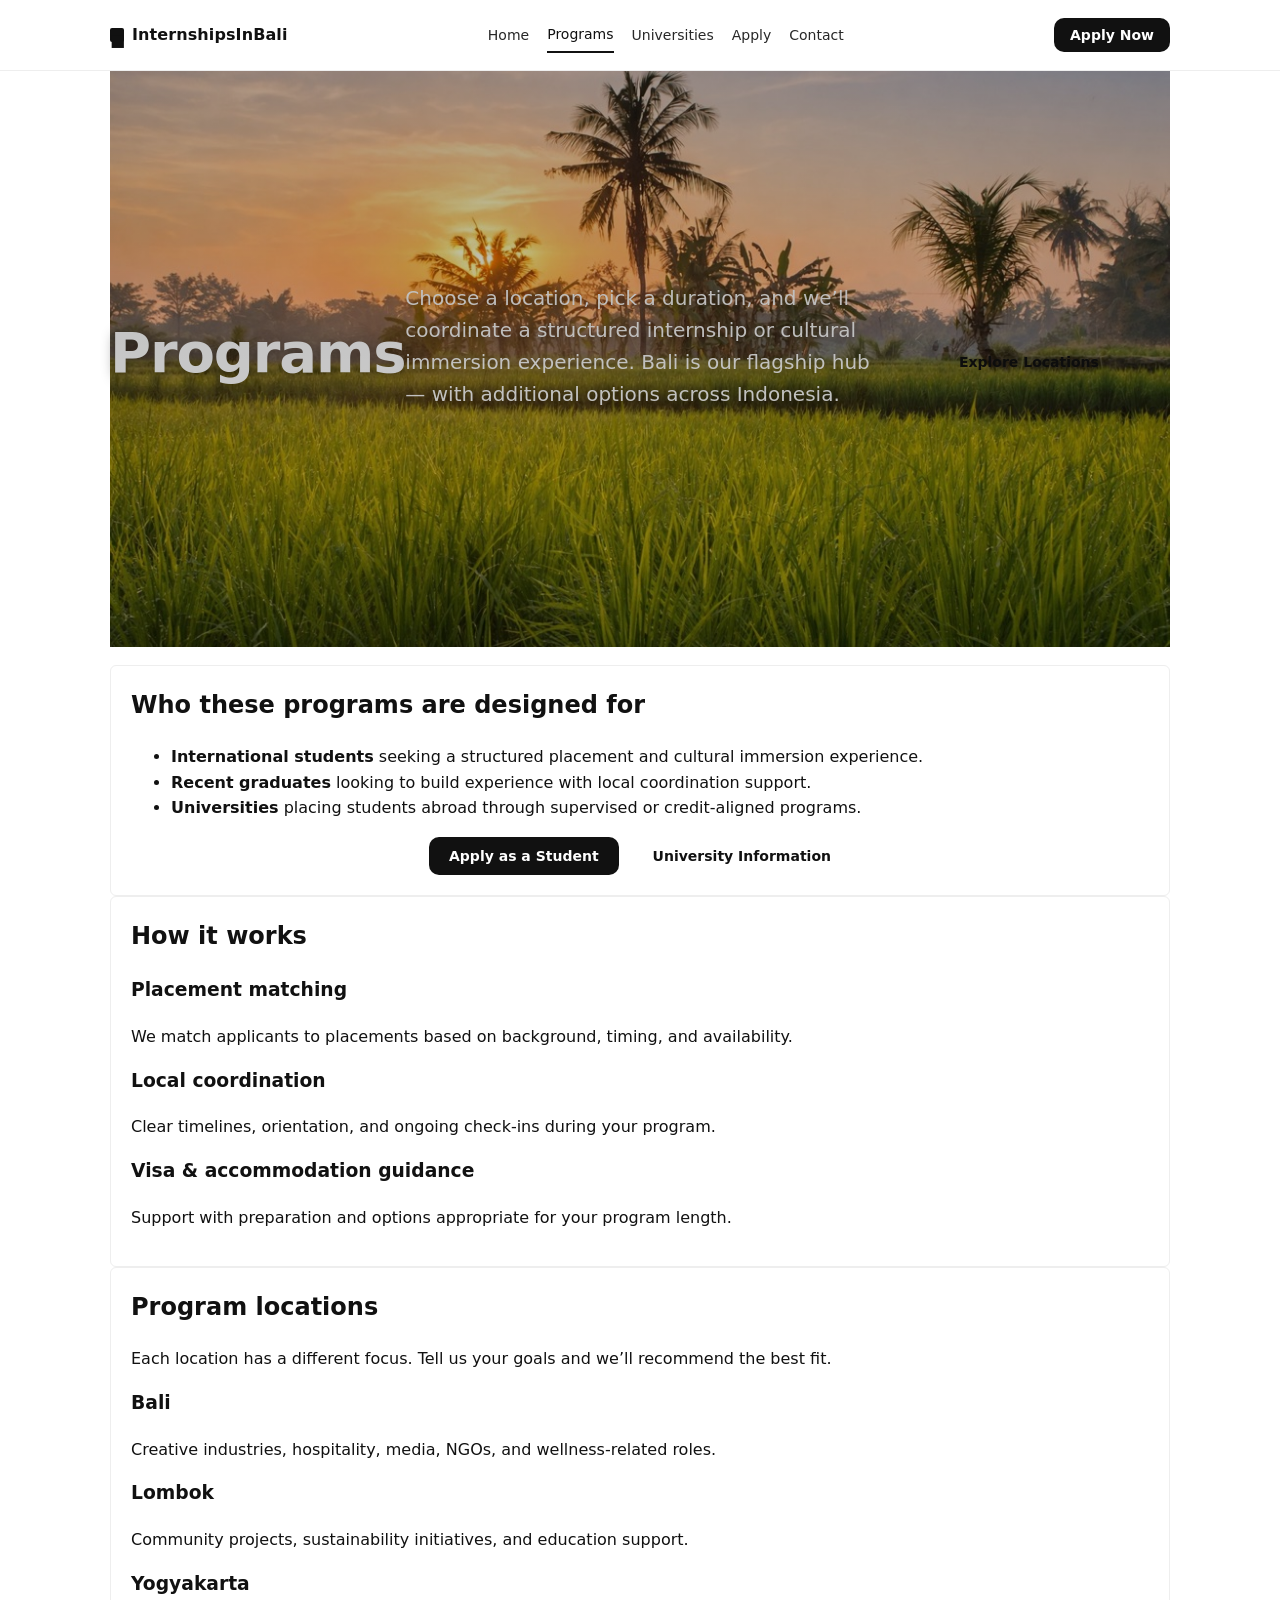
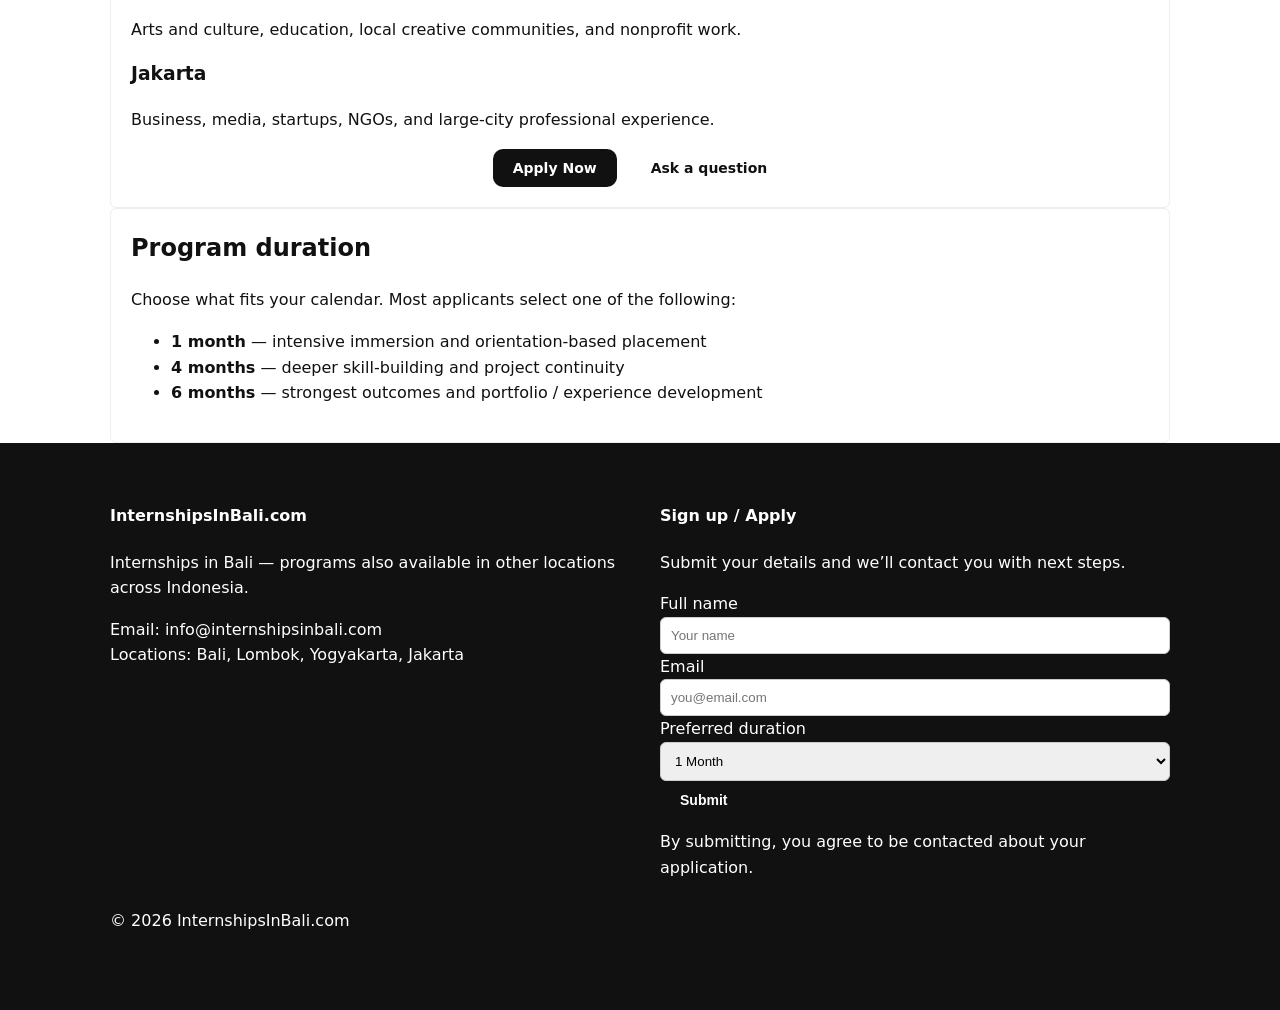
<file: templates/programs.html>
<!doctype html>
<html lang="en">
<head>
  <meta charset="utf-8" />
  <meta name="viewport" content="width=device-width, initial-scale=1" />
  <title>Programs — Internships in Bali</title>
  <meta name="description" content="Choose a location, pick a duration, and we’ll coordinate a structured internship or cultural immersion experience across Indonesia." />
  <link rel="stylesheet" href="/static/css/site.css">
</head>

<body>
  <header class="site-header">
    <div class="container header-inner">
      <a class="brand" href="index.html">
        <span class="brand-mark">■</span>
        <span class="brand-text">InternshipsInBali</span>
      </a>

      <nav class="nav">
        <a href="index.html">Home</a>
        <a class="active" href="programs.html">Programs</a>
        <a href="universities.html">Universities</a>
        <a href="apply.html">Apply</a>
        <a href="#contact">Contact</a>
      </nav>

      <div class="nav-cta">
        <a class="btn btn-primary" href="apply.html">Apply Now</a>
      </div>
    </div>
  </header>

  <main class="container">
    <!-- Hero -->
    <section class="hero">
      <h1>Programs</h1>
      <p class="lead">
        Choose a location, pick a duration, and we’ll coordinate a structured internship or cultural immersion experience.
        Bali is our flagship hub — with additional options across Indonesia.
      </p>

      <div class="hero-actions">
        <a class="btn btn-primary" href="apply.html">Apply Now</a>
        <a class="btn" href="#locations">Explore Locations</a>
      </div>
    </section>

    <!-- Audience (moved directly under hero) -->
    <section class="card" style="margin-top: 18px;">
      <h2 style="margin-top: 0;">Who these programs are designed for</h2>
      <ul>
        <li><strong>International students</strong> seeking a structured placement and cultural immersion experience.</li>
        <li><strong>Recent graduates</strong> looking to build experience with local coordination support.</li>
        <li><strong>Universities</strong> placing students abroad through supervised or credit-aligned programs.</li>
      </ul>

      <div class="hero-actions" style="margin-top: 14px;">
        <a class="btn btn-primary" href="apply.html">Apply as a Student</a>
        <a class="btn" href="universities.html">University Information</a>
      </div>
    </section>

    <!-- Program overview -->
    <section class="card">
      <h2 style="margin-top: 0;">How it works</h2>
      <div class="grid-3">
        <div>
          <h3>Placement matching</h3>
          <p class="muted">We match applicants to placements based on background, timing, and availability.</p>
        </div>
        <div>
          <h3>Local coordination</h3>
          <p class="muted">Clear timelines, orientation, and ongoing check-ins during your program.</p>
        </div>
        <div>
          <h3>Visa & accommodation guidance</h3>
          <p class="muted">Support with preparation and options appropriate for your program length.</p>
        </div>
      </div>
    </section>

    <!-- Locations -->
    <section id="locations" class="card">
      <h2 style="margin-top: 0;">Program locations</h2>
      <p class="muted">Each location has a different focus. Tell us your goals and we’ll recommend the best fit.</p>

      <div class="grid-2">
        <div class="location">
          <h3>Bali</h3>
          <p class="muted">Creative industries, hospitality, media, NGOs, and wellness-related roles.</p>
        </div>

        <div class="location">
          <h3>Lombok</h3>
          <p class="muted">Community projects, sustainability initiatives, and education support.</p>
        </div>

        <div class="location">
          <h3>Yogyakarta</h3>
          <p class="muted">Arts and culture, education, local creative communities, and nonprofit work.</p>
        </div>

        <div class="location">
          <h3>Jakarta</h3>
          <p class="muted">Business, media, startups, NGOs, and large-city professional experience.</p>
        </div>
      </div>

      <div class="hero-actions" style="margin-top: 16px;">
        <a class="btn btn-primary" href="apply.html">Apply Now</a>
        <a class="btn" href="#contact">Ask a question</a>
      </div>
    </section>

    <!-- Durations -->
    <section class="card">
      <h2 style="margin-top: 0;">Program duration</h2>
      <p class="muted">Choose what fits your calendar. Most applicants select one of the following:</p>
      <ul>
        <li><strong>1 month</strong> — intensive immersion and orientation-based placement</li>
        <li><strong>4 months</strong> — deeper skill-building and project continuity</li>
        <li><strong>6 months</strong> — strongest outcomes and portfolio / experience development</li>
      </ul>
    </section>
  </main>

  <footer class="site-footer" id="contact">
    <div class="container footer-grid">
      <div>
        <h4>InternshipsInBali.com</h4>
        <p class="muted">Internships in Bali — programs also available in other locations across Indonesia.</p>
        <p class="muted">
          Email: <a href="mailto:info@internshipsinbali.com">info@internshipsinbali.com</a><br/>
          Locations: Bali, Lombok, Yogyakarta, Jakarta
        </p>
      </div>

      <div>
        <h4>Sign up / Apply</h4>
        <p class="muted">Submit your details and we’ll contact you with next steps.</p>

        <!-- Simple static form (placeholder). You can connect this later (Formspree, Tally, etc.) -->
        <form class="form" action="#" method="post">
          <label>
            Full name
            <input type="text" name="name" placeholder="Your name" />
          </label>

          <label>
            Email
            <input type="email" name="email" placeholder="you@email.com" />
          </label>

          <label>
            Preferred duration
            <select name="duration">
              <option>1 Month</option>
              <option>4 Months</option>
              <option>6 Months</option>
            </select>
          </label>

          <button type="submit" class="btn btn-primary">Submit</button>
          <p class="muted" style="margin-top:10px;">By submitting, you agree to be contacted about your application.</p>
        </form>
      </div>
    </div>

    <div class="container" style="padding-top: 12px;">
      <p class="muted">© 2026 InternshipsInBali.com</p>
    </div>
  </footer>
</body>
</html>
</file>
<file: static/css/site.css>
/* =========================================================
   site.css — CLEAN MASTER (Home + Programs fixed)
   Copy/paste this as the ENTIRE file.
========================================================= */

/* -----------------------------
   Base
----------------------------- */
* { box-sizing: border-box; }

:root{
  --text: #111;
  --muted: #666;
  --border: #eee;

  --bg: #fff;
  --bg-alt: #fafafa;

  --dark: #111;
  --white: #fff;

  --hero-img: url("../images/bali-sunrise-hero.jpg");
   
  /* overlay strength */
  --overlay-top: rgba(0,0,0,0.30);
  --overlay-bot: rgba(0,0,0,0.14);
}

:root{
  --hero-img: url("../images/bali-sunrise-hero.jpg");
  --universities-hero-img: url("../images/universities-hero.jpg");
}

body{
  margin: 0;
  font-family: system-ui, -apple-system, BlinkMacSystemFont, "Segoe UI", sans-serif;
  color: var(--text);
  line-height: 1.6;
  background: var(--bg);
}

a{ color: inherit; text-decoration: none; }

h1,h2,h3,h4{ margin-top: 0; font-weight: 600; }
p{ margin: 0 0 1em; }

/* -----------------------------
   Layout
----------------------------- */
.container{
  max-width: 1100px;
  margin: 0 auto;
  padding: 0 20px;
}

.section{ padding: 70px 0; }
.section.alt{ background: var(--bg-alt); }

/* -----------------------------
   Header & Navigation
----------------------------- */
.site-header{
  border-bottom: 1px solid var(--border);
  background: #fff;
  position: sticky;
  top: 0;
  z-index: 100;
}

.header-inner{
  display: flex;
  align-items: center;
  justify-content: space-between;
  height: 70px;
  gap: 18px;
}

.brand{
  display: flex;
  align-items: center;
  font-weight: 600;
  white-space: nowrap;
}

/* The little black square next to “InternshipsInBali”
   This IS intentionally a logo mark. You can hide it by setting display:none. */
.brand-mark{
  display: inline-block;
  width: 14px;
  height: 14px;
  background: #111;
  margin-right: 8px;
  border-radius: 2px;
}

.brand-text{ letter-spacing: 0.1px; }

.nav{
  display: flex;
  align-items: center;
  gap: 18px;
  flex-wrap: wrap;
  justify-content: center;
}

.nav a{
  font-size: 14px;
  padding: 6px 0;
  opacity: 0.9;
}

.nav a:hover{ opacity: 1; }

.nav a.active{
  border-bottom: 2px solid #111;
  opacity: 1;
}

.nav-cta{
  margin-left: 10px;
  white-space: nowrap;
}

/* -----------------------------
   Buttons (global)
----------------------------- */
.btn{
  display: inline-block;
  padding: 12px 20px;
  border-radius: 10px;
  font-size: 14px;
  font-weight: 600;
  cursor: pointer;
  transition: all 0.2s ease;
  line-height: 1;
}

.btn-primary{
  background: #111;
  color: #fff;
  border: none;
}

.btn-primary:hover{ filter: brightness(1.05); }

.btn-ghost{
  border: 1px solid #111;
  background: transparent;
  color: #111;
}

.btn-ghost:hover{ background: rgba(0,0,0,0.04); }

/* Header CTA button (top right) */
.nav-cta .btn-primary{
  border-radius: 10px;
  padding: 10px 16px;
}

/* -----------------------------
   HERO — Home Page
----------------------------- */
.hero{
  position: relative;
  min-height: 64vh;
  background-image: var(--hero-img);
  background-size: cover;
  background-repeat: no-repeat;

  /* better crop: show sky + palms, not only rice */
  background-position: center 30%;

  display: flex;
  align-items: center;
  justify-content: center;
}

.hero::before{
  content: "";
  position: absolute;
  inset: 0;
  background: linear-gradient(var(--overlay-top), var(--overlay-bot));
}

.hero-content{
  position: relative;
  z-index: 2;

  width: 100%;
  max-width: 900px;
  padding: 0 20px;

  text-align: center;
  color: #fff;
}

.hero h1{
  margin: 0 0 12px;
  font-size: clamp(36px, 4.5vw, 56px);
  color: #fff;
  text-shadow: 0 3px 14px rgba(0,0,0,0.45);
  letter-spacing: -0.02em;
}

.hero .lead,
.hero p{
  font-size: clamp(16px, 2vw, 20px);
  max-width: 760px;
  margin: 0 auto 26px;
  color: rgba(255,255,255,0.95);
  text-shadow: 0 2px 10px rgba(0,0,0,0.35);
}

/* hero buttons: always centered */
.hero-actions{
  display: flex;
  justify-content: center;
  align-items: center;
  gap: 14px;
  flex-wrap: wrap;
  width: 100%;
  margin-top: 6px;
}

/* hero button styling (white primary + glass secondary) */
.hero .btn-primary{
  background: rgba(255,255,255,0.95);
  color: #111;
  border: none;
}

.hero .btn-primary:hover{ background: #fff; }

.hero .btn-ghost,
.hero .btn-secondary{
  background: rgba(0,0,0,0.25);
  color: #fff;
  border: 1px solid rgba(255,255,255,0.7);
}

.hero .btn-ghost:hover,
.hero .btn-secondary:hover{
  background: rgba(0,0,0,0.40);
}

/* Optional: If you want NO “Apply” button inside the HOME hero, keep this.
   It only hides Apply inside the hero area, not site-wide. */
.hero .hero-actions a[href*="apply"]{
  display: none !important;
}

/* -----------------------------
   Programs “Hero” (page-head)
   Use page-head as a consistent header band
----------------------------- */
.page-head{
  position: relative;
  padding: 90px 0 70px;
  background: #f7f7f7;
  color: var(--text);
}

/* If you want Programs page to use the image hero style,
   keep this block enabled. It’s safe for other pages too. */
.page-head.is-hero{
  background-image: var(--hero-img);
  background-size: cover;
  background-repeat: no-repeat;
  background-position: center 35%;
  color: #fff;
  text-align: center;
}

.page-head.is-hero::before{
  content: "";
  position: absolute;
  inset: 0;
  background: linear-gradient(var(--overlay-top), var(--overlay-bot));
}

.page-head.is-hero .container{
  position: relative;
  z-index: 1;
}

.page-head.is-hero h1{
  margin: 0 0 12px;
  font-size: clamp(34px, 4.2vw, 52px);
  letter-spacing: -0.02em;
  text-shadow: 0 3px 14px rgba(0,0,0,0.45);
}

.page-head.is-hero p,
.page-head.is-hero .lead{
  margin: 0 auto;
  max-width: 820px;
  font-size: 18px;
  color: rgba(255,255,255,0.92);
  text-shadow: 0 2px 10px rgba(0,0,0,0.35);
}

/* HARD “ghost title” killer:
   If Programs page has any huge left-floating title effect, this neutralizes it. */
.page-head h1::before,
.page-head h1::after{
  content: none !important;
}

.page-head h1{
  position: static !important;
  left: auto !important;
  right: auto !important;
  transform: none !important;
  opacity: 1 !important;
  width: auto !important;
}

/* If your Programs page does NOT use .page-head but uses a hero section,
   this still fixes it. */
.page-hero,
.programs-hero{
  text-align: center !important;
}
.page-hero h1,
.programs-hero h1{
  position: static !important;
  transform: none !important;
  opacity: 1 !important;
}
.page-hero h1::before,
.page-hero h1::after,
.programs-hero h1::before,
.programs-hero h1::after{
  content: none !important;
}

/* -----------------------------
   Cards & Grids
----------------------------- */
.cards{
  display: grid;
  grid-template-columns: repeat(auto-fit, minmax(240px, 1fr));
  gap: 20px;
}

.card{
  padding: 20px;
  border: 1px solid var(--border);
  border-radius: 6px;
  background: #fff;
}

.grid2{
  display: grid;
  grid-template-columns: 1fr 1fr;
  gap: 40px;
}

/* -----------------------------
   Lists & Steps
----------------------------- */
.bullets{ padding-left: 20px; }
.steps{ padding-left: 20px; }
.steps li{ margin-bottom: 10px; }

/* -----------------------------
   Forms
----------------------------- */
.form{ max-width: 520px; }
.form-wide{ max-width: 700px; }
.form-row{ margin-bottom: 15px; }

.form input,
.form select,
.form textarea{
  width: 100%;
  padding: 10px;
  border: 1px solid #ccc;
  border-radius: 6px;
}

.form textarea{ resize: vertical; }

.form-inline{
  display: flex;
  gap: 10px;
  flex-wrap: wrap;
}

.form-inline input,
.form-inline select{ flex: 1; }

.fineprint{
  font-size: 12px;
  color: var(--muted);
  margin-top: 10px;
}

/* -----------------------------
   Callouts
----------------------------- */
.callout{
  display: flex;
  align-items: center;
  justify-content: space-between;
  padding: 25px;
  border: 1px solid var(--border);
  border-radius: 10px;
  gap: 20px;
  background: #fff;
}

/* -----------------------------
   Footer
----------------------------- */
.site-footer{
  background: #111;
  color: #fff;
  padding: 60px 0;
}

.footer-grid{
  display: grid;
  grid-template-columns: 1fr 1fr;
  gap: 40px;
}

.footer-bottom{
  margin-top: 30px;
  border-top: 1px solid #333;
  padding-top: 20px;
}

.site-footer a{ color: #fff; }

/* -----------------------------
   Responsive
----------------------------- */
@media (max-width: 900px){
  .header-inner{
    height: auto;
    padding: 14px 0;
    align-items: flex-start;
  }
  .nav{
    gap: 14px;
    justify-content: flex-end;
  }
}

@media (max-width: 768px){
  .grid2{ grid-template-columns: 1fr; }
  .footer-grid{ grid-template-columns: 1fr; }

  .hero{
    min-height: 72vh;
    background-position: center 40%;
  }

  .nav{
    justify-content: flex-start;
  }
}

/* =============================
   PROGRAMS HERO IMAGE
   ============================= */

.hero-programs {
  background-image: url("/static/images/bali-programs-hero.jpg");
  background-size: cover;
  background-repeat: no-repeat;
  background-position: center 40%;
}
/* =============================
   UNIVERSITIES HERO IMAGE
   ============================= */

.hero-universities{
  background-image: url("/static/images/universities-hero.jpg");
  background-size: cover;
  background-repeat: no-repeat;
  background-position: center 40%;
}
/* ============================
   UNIVERSITIES HERO OVERRIDE
   ============================ */

/* Make sure the hero has height */
body.universities .hero{
  min-height: 64vh;            /* or 70vh if you want bigger */
  display: flex;
  align-items: center;
  justify-content: center;
  position: relative;

  background-image: url("/static/images/universities-hero.jpg") !important;
  background-size: cover !important;
  background-repeat: no-repeat !important;
  background-position: center 35% !important;
}

/* Keep overlay consistent (if your .hero::before exists) */
body.universities .hero::before{
  content: "";
  position: absolute;
  inset: 0;
  background: linear-gradient(rgba(0,0,0,0.35), rgba(0,0,0,0.18));
}

/* Keep text above overlay */
body.universities .hero > *{
  position: relative;
  z-index: 1;
}
/* APPLY PAGE HERO */
.apply-hero {
  background-image: url("/static/images/apply-hero.jpg");
  background-size: cover;
  background-repeat: no-repeat;
  background-position: center 45%;
  color: #fff;
  position: relative;
}

.apply-hero::before {
  content: "";
  position: absolute;
  inset: 0;
  background: linear-gradient(
    rgba(0,0,0,0.45),
    rgba(0,0,0,0.20)
  );
}

.apply-hero .container {
  position: relative;
  z-index: 1;
}
/* =========================
   APPLY PAGE HERO OVERRIDE
   ========================= */

.page-head.apply-hero{
  background-image: url("/static/images/apply-hero.jpg") !important;
  background-size: cover !important;
  background-repeat: no-repeat !important;
  background-position: center 45% !important;
  color: #fff;
  position: relative;
}

/* overlay for readability */
.page-head.apply-hero::before{
  content:"";
  position:absolute;
  inset:0;
  background: linear-gradient(
    rgba(0,0,0,0.45),
    rgba(0,0,0,0.18)
  );
}

.page-head.apply-hero .container{
  position:relative;
  z-index:1;
}
/* APPLY HERO IMAGE */
.apply-hero{
  background-image: url("/static/images/apply-hero.jpg");
  background-size: cover;
  background-repeat: no-repeat;
  background-position: center 45%;
}
/* =========================================================
   Internships in Bali – Homepage Sections
   ========================================================= */

.iib-container{max-width:1100px;margin:0 auto;padding:0 20px;}
.iib-home{display:block;}

.iib-hero{padding:64px 0 40px;border-bottom:1px solid rgba(0,0,0,.08);}
.iib-hero__inner{max-width:900px;}
.iib-hero__title{font-size:44px;line-height:1.12;margin:0 0 14px;}
.iib-hero__subtitle{font-size:18px;line-height:1.55;margin:0 0 14px;opacity:.92;}
.iib-hero__lead{font-size:16px;line-height:1.7;margin:0 0 18px;opacity:.86;}
.iib-hero__cta{display:flex;gap:12px;flex-wrap:wrap;margin:10px 0 12px;}
.iib-hero__micro{font-size:13px;opacity:.72;margin:0;}

.iib-section{padding:44px 0;}
.iib-section--alt{background:rgba(0,0,0,.03);}

.iib-h2{font-size:26px;margin:0 0 14px;}
.iib-h3{font-size:18px;margin:0 0 8px;}
.iib-p{font-size:16px;line-height:1.75;margin:0 0 12px;opacity:.92;}

.iib-cards{display:grid;grid-template-columns:repeat(3,minmax(0,1fr));gap:16px;margin-top:18px;}
.iib-card{padding:18px;border:1px solid rgba(0,0,0,.10);border-radius:14px;background:#fff;}

.iib-meta{margin-top:14px;}
.iib-meta__line{margin:0 0 6px;opacity:.85;}

.iib-actions{margin-top:14px;}

.iib-list{margin:12px 0 0 18px;line-height:1.75;}

.iib-split{display:grid;grid-template-columns:repeat(2,minmax(0,1fr));gap:16px;margin-top:18px;}
.iib-split__panel{padding:18px;border:1px solid rgba(0,0,0,.10);border-radius:14px;background:#fff;}

.iib-locations{display:grid;grid-template-columns:repeat(2,minmax(0,1fr));gap:16px;margin-top:18px;}
.iib-location{padding:18px;border:1px solid rgba(0,0,0,.10);border-radius:14px;background:#fff;}

.iib-btn{display:inline-block;padding:12px 16px;border-radius:12px;text-decoration:none;border:1px solid rgba(0,0,0,.18);font-weight:600;}
.iib-btn--primary{background:#111;color:#fff;border-color:#111;}
.iib-btn--secondary{background:transparent;color:#111;}

.iib-closing{max-width:900px;}

@media (max-width: 900px){
  .iib-cards{grid-template-columns:1fr;}
  .iib-split{grid-template-columns:1fr;}
  .iib-locations{grid-template-columns:1fr;}
  .iib-hero__title{font-size:34px;}
}
/* =========================================================
   IIB HERO BACKGROUND (activate hero image)
   ========================================================= */

.iib-hero{
  position: relative;
  background-image: var(--hero-img);
  background-size: cover;
  background-position: center;
}

/* light overlay so the text stays readable */
.iib-hero::before{
  content:"";
  position:absolute;
  inset:0;
  background: rgba(255,255,255,0.78);
}

.iib-hero__inner{
  position: relative;
}
/* =========================================================
   IIB NAVIGATION
   ========================================================= */

.iib-nav{
  position: sticky;
  top: 0;
  z-index: 100;
  background: rgba(255,255,255,0.92);
  backdrop-filter: blur(10px);
  border-bottom: 1px solid rgba(0,0,0,0.08);
}

.iib-nav__inner{
  display:flex;
  align-items:center;
  justify-content:space-between;
  padding: 14px 20px;
}

.iib-nav__brand{
  font-weight:700;
  text-decoration:none;
  color:#111;
}

.iib-nav__links{
  display:flex;
  gap:16px;
  align-items:center;
}

.iib-nav__links a{
  text-decoration:none;
  color:#111;
  font-weight:600;
  opacity:.85;
}

.iib-nav__links a:hover{
  opacity:1;
}

.iib-nav__cta{
  padding:10px 14px;
  border:1px solid rgba(0,0,0,.18);
  border-radius:12px;
  opacity:1 !important;
}

/* Mobile wrap */
@media (max-width: 720px){
  .iib-nav__inner{gap:12px; flex-wrap:wrap;}
  .iib-nav__links{flex-wrap:wrap;}
}
/* =========================================================
   LIGHT IMAGE BACKGROUND SECTION (Universities)
   ========================================================= */

.iib-light-bg{
  position: relative;
  background-image: var(--universities-hero-img);
  background-size: cover;
  background-position: center;
}

.iib-light-bg::before{
  content:"";
  position:absolute;
  inset:0;
  background: rgba(255,255,255,0.82);
}

.iib-light-bg > *{
  position: relative;
}
</file>
